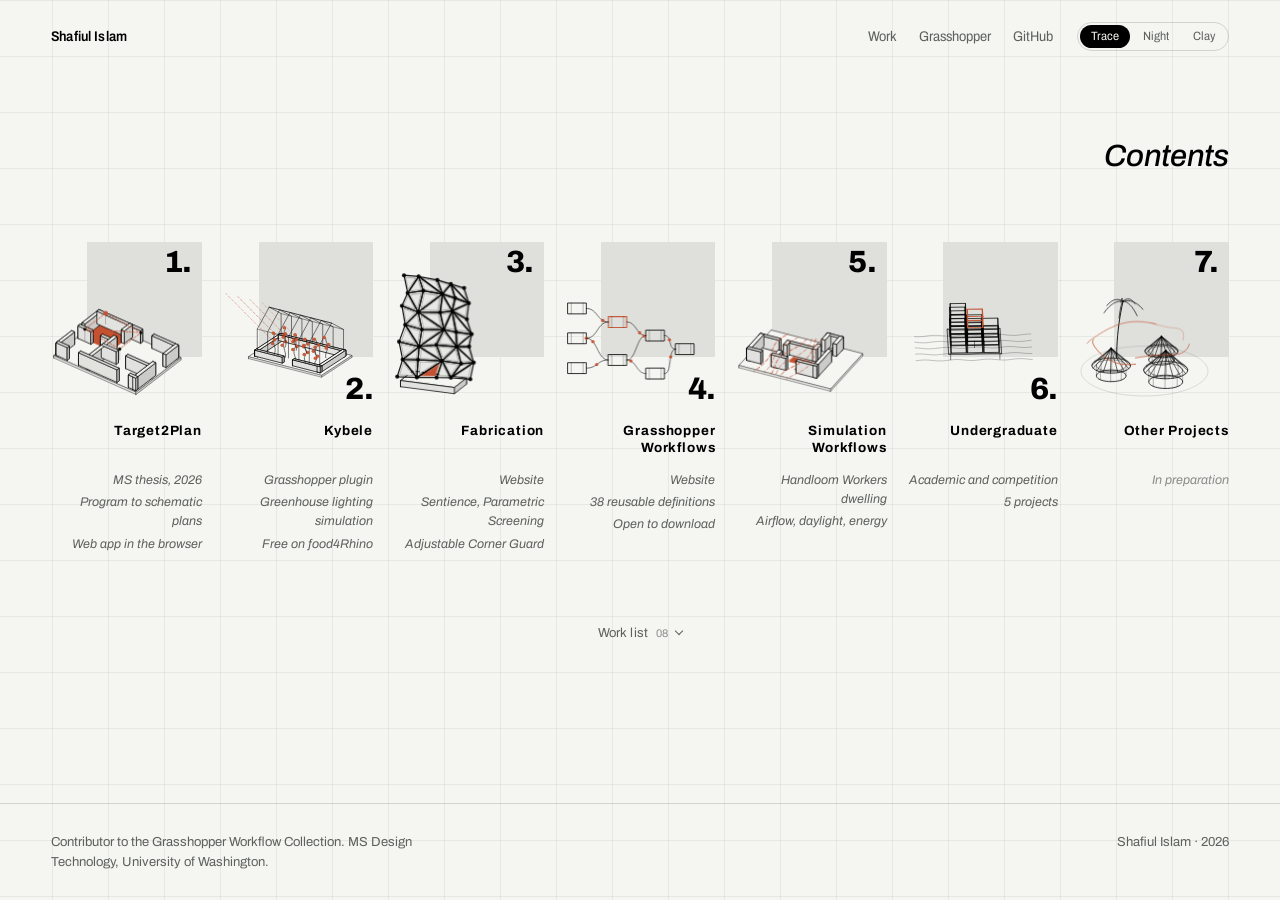
<file: index.html>
<!doctype html>
<html lang="en">
<head>
  <meta charset="utf-8">
  <meta name="viewport" content="width=device-width, initial-scale=1">
  <title>Shafiul Islam</title>
  <meta name="description" content="Architecture, visualization and computational design by Shafiul Islam.">
  <link rel="icon" href="assets/favicon.svg" type="image/svg+xml">
  <link rel="preconnect" href="https://fonts.googleapis.com">
  <link rel="preconnect" href="https://fonts.gstatic.com" crossorigin>
  <script src="themes/themes.js?v=21"></script>
  <link rel="stylesheet" href="assets/site.css?v=21">
</head>
<body class="page-home">
  <header class="top" data-top></header>
  <main>
    <section class="shelf" data-shelf></section>
    <section class="contents" data-contents hidden></section>
    <section class="index" id="index" data-index></section>
  </main>
  <footer class="foot" data-foot></footer>
  <script src="assets/core.js?v=21"></script>
  <script src="assets/covers.js?v=21"></script>
  <script src="assets/contents.js?v=21"></script>
  <script src="assets/shelf.js?v=21"></script>
</body>
</html>
</file>
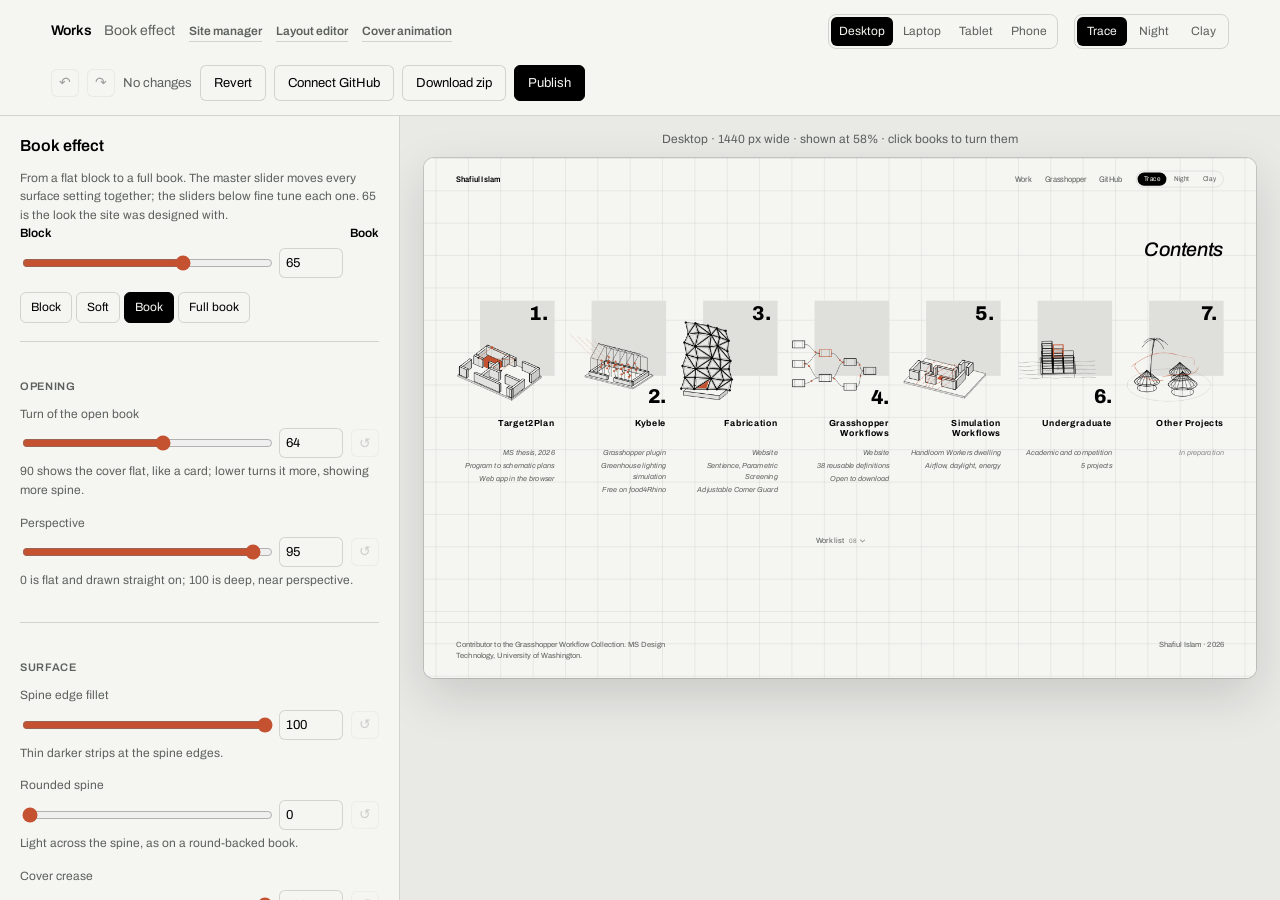
<file: book.html>
<!doctype html>
<html lang="en">
<head>
  <meta charset="utf-8">
  <meta name="viewport" content="width=device-width, initial-scale=1">
  <title>Book effect · Works</title>
  <meta name="robots" content="noindex">
  <link rel="icon" href="assets/favicon.svg" type="image/svg+xml">
  <link rel="preconnect" href="https://fonts.googleapis.com">
  <link rel="preconnect" href="https://fonts.gstatic.com" crossorigin>
  <script src="themes/themes.js?v=21"></script>
  <link rel="stylesheet" href="assets/site.css?v=21">
  <link rel="stylesheet" href="assets/manage.css?v=21">
  <link rel="stylesheet" href="assets/layout.css?v=21">
  <link rel="stylesheet" href="assets/covers-editor.css?v=21">
</head>
<body class="page-manage page-layout page-book">
  <header class="m-top">
    <div class="m-brand"><a href="index.html">Works</a><span>Book effect</span><a class="m-switch" href="manage.html">Site manager</a><a class="m-switch" href="layout.html">Layout editor</a><a class="m-switch" href="covers.html">Cover animation</a></div>
    <div class="l-devices" role="group" aria-label="Screen size" data-devices></div>
    <div class="l-devices c-themes" role="group" aria-label="Preview theme" data-themes></div>
    <div class="m-actions">
      <button type="button" class="m-icon" data-undo aria-label="Undo" title="Undo (Ctrl+Z)">&#8630;</button>
      <button type="button" class="m-icon" data-redo aria-label="Redo" title="Redo (Ctrl+Shift+Z)">&#8631;</button>
      <span class="m-status" data-status></span>
      <button type="button" class="m-btn" data-revert>Revert</button>
      <span data-gh></span>
      <button type="button" class="m-btn" data-download>Download zip</button>
      <button type="button" class="m-btn m-primary" data-publish>Publish</button>
    </div>
  </header>
  <div class="l-layout">
    <aside class="l-side" data-side><p class="m-muted">Loading.</p></aside>
    <section class="l-stage" data-stage>
      <div class="l-device-label" data-device-label></div>
      <div class="l-frame" data-frame><iframe title="Front page preview" data-preview></iframe></div>
    </section>
  </div>
  <script src="assets/core.js?v=21"></script>
  <script src="assets/zip.js?v=21"></script>
  <script src="assets/github.js?v=21"></script>
  <script src="assets/book-editor.js?v=21"></script>
</body>
</html>
</file>
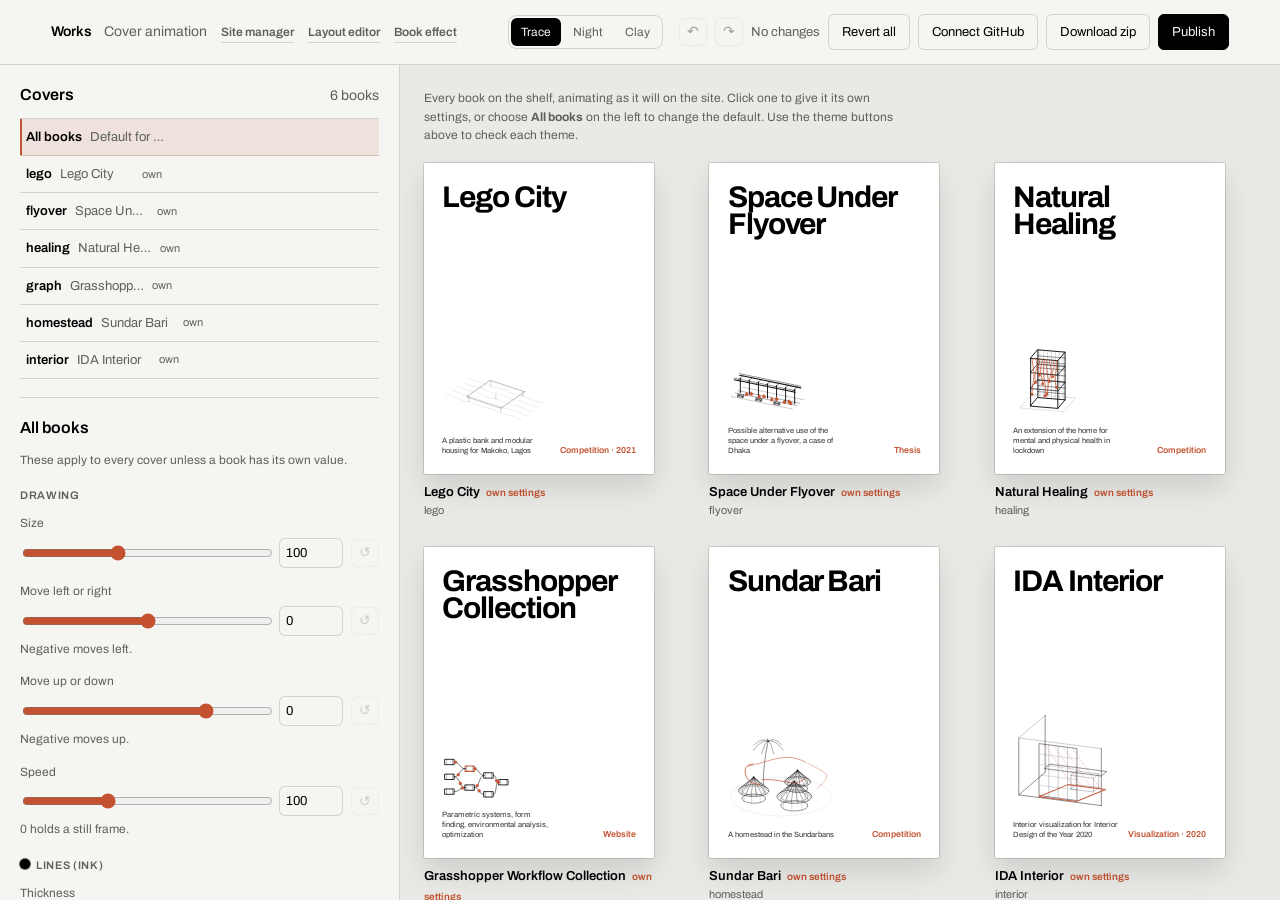
<file: covers.html>
<!doctype html>
<html lang="en">
<head>
  <meta charset="utf-8">
  <meta name="viewport" content="width=device-width, initial-scale=1">
  <title>Cover animation · Works</title>
  <meta name="robots" content="noindex">
  <link rel="icon" href="assets/favicon.svg" type="image/svg+xml">
  <link rel="preconnect" href="https://fonts.googleapis.com">
  <link rel="preconnect" href="https://fonts.gstatic.com" crossorigin>
  <script src="themes/themes.js?v=21"></script>
  <link rel="stylesheet" href="assets/site.css?v=21">
  <link rel="stylesheet" href="assets/manage.css?v=21">
  <link rel="stylesheet" href="assets/layout.css?v=21">
  <link rel="stylesheet" href="assets/covers-editor.css?v=21">
</head>
<body class="page-manage page-layout page-covers">
  <header class="m-top">
    <div class="m-brand"><a href="index.html">Works</a><span>Cover animation</span><a class="m-switch" href="manage.html">Site manager</a><a class="m-switch" href="layout.html">Layout editor</a><a class="m-switch" href="book.html">Book effect</a></div>
    <div class="l-devices c-themes" role="group" aria-label="Preview theme" data-themes></div>
    <div class="m-actions">
      <button type="button" class="m-icon" data-undo aria-label="Undo" title="Undo (Ctrl+Z)">&#8630;</button>
      <button type="button" class="m-icon" data-redo aria-label="Redo" title="Redo (Ctrl+Shift+Z)">&#8631;</button>
      <span class="m-status" data-status></span>
      <button type="button" class="m-btn" data-revert>Revert all</button>
      <span data-gh></span>
      <button type="button" class="m-btn" data-download>Download zip</button>
      <button type="button" class="m-btn m-primary" data-publish>Publish</button>
    </div>
  </header>
  <div class="l-layout">
    <aside class="l-side" data-side><p class="m-muted">Loading.</p></aside>
    <section class="c-stage" data-stage></section>
  </div>
  <script src="assets/core.js?v=21"></script>
  <script src="assets/covers.js?v=21"></script>
  <script src="assets/zip.js?v=21"></script>
  <script src="assets/github.js?v=21"></script>
  <script src="assets/covers-editor.js?v=21"></script>
</body>
</html>
</file>
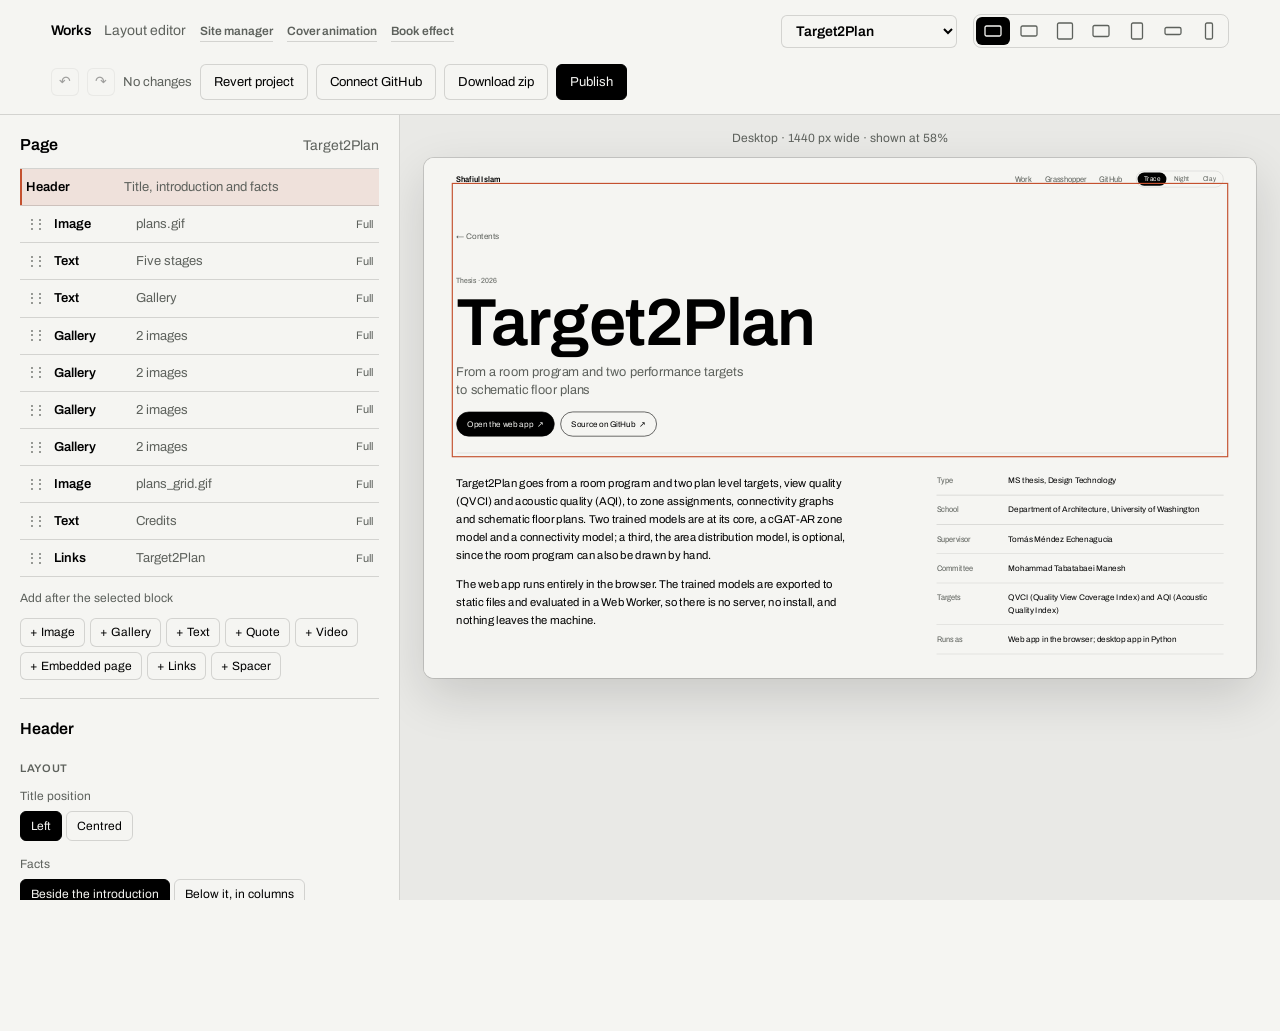
<file: layout.html>
<!doctype html>
<html lang="en">
<head>
  <meta charset="utf-8">
  <meta name="viewport" content="width=device-width, initial-scale=1">
  <title>Layout editor · Works</title>
  <meta name="robots" content="noindex">
  <link rel="icon" href="assets/favicon.svg" type="image/svg+xml">
  <link rel="preconnect" href="https://fonts.googleapis.com">
  <link rel="preconnect" href="https://fonts.gstatic.com" crossorigin>
  <script src="themes/themes.js?v=21"></script>
  <link rel="stylesheet" href="assets/site.css?v=21">
  <link rel="stylesheet" href="assets/manage.css?v=21">
  <link rel="stylesheet" href="assets/layout.css?v=21">
</head>
<body class="page-manage page-layout">
  <header class="m-top">
    <div class="m-brand"><a href="index.html">Works</a><span>Layout editor</span><a class="m-switch" href="manage.html">Site manager</a><a class="m-switch" href="covers.html">Cover animation</a><a class="m-switch" href="book.html">Book effect</a></div>
    <label class="l-pick"><span class="visually-hidden">Project</span><select data-project-pick></select></label>
    <div class="l-devices" role="group" aria-label="Screen size" data-devices></div>
    <div class="m-actions">
      <button type="button" class="m-icon" data-undo aria-label="Undo" title="Undo (Ctrl+Z)">&#8630;</button>
      <button type="button" class="m-icon" data-redo aria-label="Redo" title="Redo (Ctrl+Shift+Z)">&#8631;</button>
      <span class="m-status" data-status></span>
      <button type="button" class="m-btn" data-revert>Revert project</button>
      <span data-gh></span>
      <button type="button" class="m-btn" data-download>Download zip</button>
      <button type="button" class="m-btn m-primary" data-publish>Publish</button>
    </div>
  </header>
  <div class="l-layout">
    <aside class="l-side" data-side><p class="m-muted">Loading.</p></aside>
    <section class="l-stage" data-stage>
      <div class="l-device-label" data-device-label></div>
      <div class="l-frame" data-frame><iframe title="Project page preview" data-preview></iframe></div>
    </section>
  </div>
  <script src="assets/core.js?v=21"></script>
  <script src="assets/zip.js?v=21"></script>
  <script src="assets/github.js?v=21"></script>
  <script src="assets/layout.js?v=21"></script>
</body>
</html>
</file>
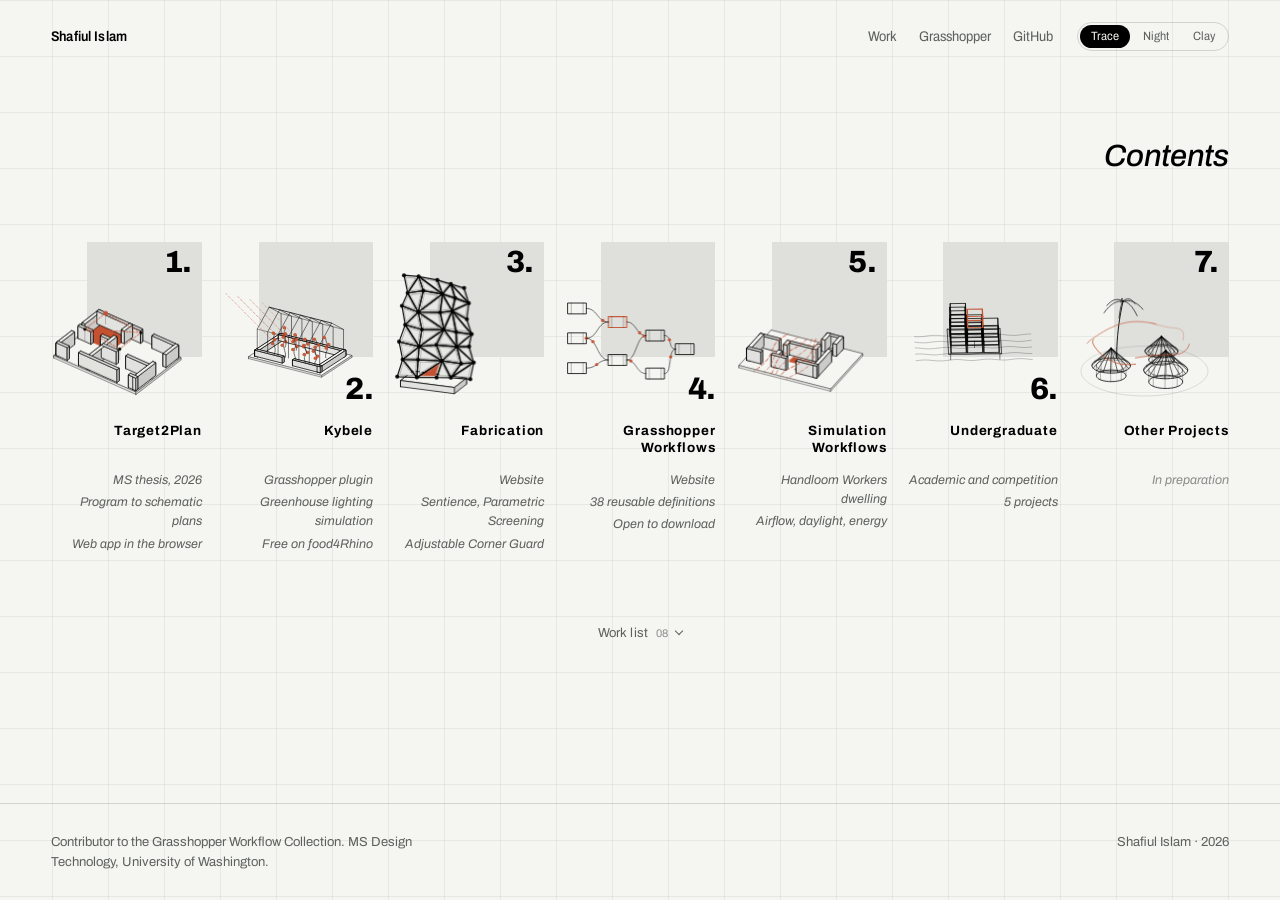
<file: project.html>
<!doctype html>
<html lang="en">
<head>
  <meta charset="utf-8">
  <meta name="viewport" content="width=device-width, initial-scale=1">
  <title>Project · Shafiul Islam</title>
  <link rel="icon" href="assets/favicon.svg" type="image/svg+xml">
  <link rel="preconnect" href="https://fonts.googleapis.com">
  <link rel="preconnect" href="https://fonts.gstatic.com" crossorigin>
  <script src="themes/themes.js?v=21"></script>
  <link rel="stylesheet" href="assets/site.css?v=21">
</head>
<body class="page-project">
  <header class="top" data-top></header>
  <main class="project" data-project></main>
  <footer class="foot" data-foot></footer>
  <script src="assets/core.js?v=21"></script>
  <script src="assets/project.js?v=21"></script>
</body>
</html>
</file>
<file: assets/site.css>
/* Layout and motion only. Every color and typeface comes from the active
   theme in themes/*.css, so this file never needs to change for a new look. */

:root {
  --gutter: clamp(16px, 4vw, 56px);
  --book-h: clamp(220px, min(48vh, 52vw), 440px);
  --spine-ratio: 0.155;
  --cover-ratio: 0.74;
  --cover-art-w: 0.46;      /* width of the drawing box on a cover, as a share of the cover width */
  --cover-art-scale: 1;      /* size of the drawing inside that box */
  --open-angle: 64;          /* how far the open book turns toward you, degrees */
  --spine-w: calc(var(--book-h) * var(--spine-ratio));
  --cover-w: calc(var(--book-h) * var(--cover-ratio));
  --shelf-gap: calc(var(--book-h) * 0.04);
  --dur: 0.9s;
  --ease: cubic-bezier(0.65, 0, 0.25, 1);
}

* { box-sizing: border-box; }
html { -webkit-text-size-adjust: 100%; }
body {
  margin: 0;
  background: var(--bg);
  color: var(--ink);
  font-family: var(--font-body);
  font-size: 16px;
  line-height: 1.55;
  -webkit-font-smoothing: antialiased;
  min-height: 100vh;
  display: flex;
  flex-direction: column;
}
main { flex: 1; }
a { color: inherit; text-decoration: none; }
a:focus-visible, button:focus-visible, .stage:focus-visible { outline: 2px solid var(--accent); outline-offset: 3px; }
img { max-width: 100%; display: block; }
button { font: inherit; color: inherit; }

/* ---------- header and footer ---------- */
.top {
  display: flex; flex-wrap: wrap; justify-content: flex-end; align-items: center;
  gap: 6px 24px; padding: 22px var(--gutter) 0; font-size: 14px; font-stretch: 90%;
}
.top-name { font-weight: 600; letter-spacing: 0.01em; margin-right: auto; }
.top-nav { display: flex; gap: 22px; color: var(--ink-2); }
.top-nav a:hover, .top-nav a:focus-visible { color: var(--ink); }

.foot {
  display: flex; flex-wrap: wrap; justify-content: space-between; gap: 12px 40px;
  padding: 28px var(--gutter) 28px; margin-top: 56px; border-top: 1px solid var(--rule);
  font-size: 13px; color: var(--ink-2);
}
.foot p { margin: 0; max-width: 60ch; }

.load-error { padding: 80px var(--gutter); color: var(--ink-2); }
.load-error a { text-decoration: underline; }

/* ---------- shelf ---------- */
.shelf { padding: clamp(56px, 12vh, 140px) 0 0; overflow: hidden; }
/* Book effect. Every value below can be changed with the book effect editor
   (book.html), which writes site.json "book"; shelf.js sets them on .shelf. */
.shelf {
  --spine-w: calc(var(--book-h) * var(--spine-ratio) * var(--spine-k, 1));
  --cover-w: calc(var(--book-h) * var(--cover-ratio));
  --shelf-gap: calc(var(--book-h) * var(--gap-k, 0.04));
}
.stage {
  position: relative; height: calc(var(--book-h) + 60px); padding-top: 20px;
  touch-action: pan-y; user-select: none; -webkit-user-select: none;
}
.track {
  display: flex; align-items: flex-start; gap: var(--shelf-gap);
  height: var(--book-h); width: max-content;
  transition: transform var(--dur) var(--ease);
  will-change: transform;
}
.track.no-anim, .track.no-anim * { transition: none !important; }
.probe { position: absolute; visibility: hidden; width: var(--spine-w); height: var(--book-h); pointer-events: none; }

.book {
  --spine-bg: var(--tone-light-bg); --spine-ink: var(--tone-light-ink);
  position: relative; flex: none; display: block;
  width: var(--spine-w); height: var(--book-h);
  perspective: calc(var(--book-h) * var(--persp-k, 4.2));
  perspective-origin: 50% 50%;
  transition: width var(--dur) var(--ease), transform 0.35s ease;
  cursor: pointer;
  -webkit-tap-highlight-color: transparent;
}
.book.tone-mid    { --spine-bg: var(--tone-mid-bg);    --spine-ink: var(--tone-mid-ink); }
.book.tone-dark   { --spine-bg: var(--tone-dark-bg);   --spine-ink: var(--tone-dark-ink); }
.book.tone-accent { --spine-bg: var(--tone-accent-bg); --spine-ink: var(--tone-accent-ink); }
.book.is-active { width: var(--open-w, calc(var(--spine-w) * 0.31 + var(--cover-w) * 0.95)); cursor: pointer; }
.book:not(.is-active):hover { transform: translateY(calc(var(--lift, 8) * -1px)); }

.book-3d {
  position: absolute; left: 0; top: 0; width: var(--spine-w); height: 100%;
  transform-style: preserve-3d; transform-origin: 100% 50%;
  transition: transform var(--dur) var(--ease);
}
.book.is-active .book-3d {
  transform: translateX(var(--open-shift, 0px)) rotateY(calc(var(--open-angle) * -1deg));
}
.face { position: absolute; top: 0; height: 100%; backface-visibility: hidden; -webkit-backface-visibility: hidden; overflow: hidden; }
.spine {
  left: 0; width: 100%;
  background: var(--spine-bg); color: var(--spine-ink);
  display: flex; flex-direction: column; align-items: center; justify-content: space-between;
  padding: calc(var(--spine-w) * 0.38) 0 calc(var(--spine-w) * 0.3);
}
.spine { border-radius: calc(var(--radius, 0) * 1px) 0 0 calc(var(--radius, 0) * 1px); }
.spine::after { content: ""; position: absolute; inset: 0; background: var(--spine-shade); pointer-events: none; opacity: var(--edge, 1); }
/* rounded spine: a cylinder of light across the spine */
.spine::before {
  content: ""; position: absolute; inset: 0; pointer-events: none; opacity: var(--curve, 0);
  background: linear-gradient(90deg, rgba(0,0,0,.38), rgba(255,255,255,.22) 28%, rgba(255,255,255,0) 52%, rgba(0,0,0,.08) 78%, rgba(0,0,0,.34));
}
.spine-title, .spine-foot {
  writing-mode: vertical-rl; font-family: var(--font-spine); font-weight: var(--spine-weight);
  font-stretch: var(--spine-stretch); text-transform: var(--spine-case);
  white-space: nowrap; overflow: hidden; text-overflow: ellipsis;
  max-height: 78%; line-height: 1;
}
.spine-title { font-size: calc(var(--spine-w) * 0.34); letter-spacing: 0.01em; }
.spine-foot { font-size: calc(var(--spine-w) * 0.22); opacity: 0.7; font-weight: 400; }
.cover {
  left: 100%; width: var(--cover-w);
  transform-origin: 0 50%; transform: rotateY(90deg);
  background: var(--cover-bg);
  border-radius: 0 calc(var(--radius, 0) * 1px) calc(var(--radius, 0) * 1px) 0;
}
/* soft floor shadow under the open book */
.book::after {
  content: ""; position: absolute; left: 4%; right: 2%; bottom: -14px; height: 22px;
  border-radius: 50%; background: radial-gradient(closest-side, var(--floor-shadow, rgba(0,0,0,.45)), transparent);
  opacity: 0; transition: opacity var(--dur) var(--ease); pointer-events: none; filter: blur(4px);
}
.book.is-active::after { opacity: var(--shadow, 1); }
.cover img { width: 100%; height: 100%; object-fit: cover; pointer-events: none; }
.cover::after {
  content: ""; position: absolute; inset: 0; pointer-events: none; opacity: var(--crease, 1);
  background: linear-gradient(90deg, rgba(0,0,0,.18), rgba(255,255,255,.08) 2.5%, rgba(0,0,0,0) 6%);
}

/* typographic cover, for entries without an image */
.type-cover {
  position: absolute; inset: 0; display: flex; flex-direction: column;
  padding: calc(var(--cover-w) * 0.09); background: var(--cover-bg); color: var(--cover-ink);
}
.type-cover-title {
  font-family: var(--cover-font, var(--font-body)); font-weight: 700; font-stretch: 100%;
  font-size: calc(var(--cover-w) * 0.13); line-height: 0.92; letter-spacing: -0.035em;
}
.type-cover-note { margin-top: auto; font-size: calc(var(--cover-w) * 0.045); line-height: 1.35; max-width: 85%; }
.type-cover-author { margin-top: 12px; font-size: calc(var(--cover-w) * 0.045); color: var(--cover-accent); font-weight: 600; }

/* drawn cover: title, live line drawing, footer */
.art-cover {
  position: absolute; inset: 0; display: flex; flex-direction: column;
  padding: calc(var(--cover-w) * 0.09) calc(var(--cover-w) * 0.08) calc(var(--cover-w) * 0.07);
  background: var(--cover-bg); color: var(--cover-ink);
}
.ac-title {
  font-family: var(--cover-font, var(--font-body)); font-weight: 700;
  font-size: calc(var(--cover-w) * 0.13); line-height: 0.92; letter-spacing: -0.035em;
}
/* the drawing sits bottom left, sized to the description beneath it */
.ac-canvas {
  display: block; margin-top: auto; flex: none;
  /* size and offset come from the cover animation editor; the cover clips anything outside */
  width: min(100%, calc(var(--cover-w) * var(--cover-art-w) * var(--art-size, 1)));
  height: min(calc(var(--cover-w) * var(--cover-art-w) * var(--art-size, 1) * 0.95), calc(var(--cover-w) * 0.8));
  transform: translate(calc(var(--cover-w) * var(--art-x, 0) / 100), calc(var(--cover-w) * var(--art-y, 0) / 100));
}
.ac-foot {
  display: flex; justify-content: space-between; align-items: flex-end; align-items: last baseline; gap: 10px;
  margin-top: calc(var(--cover-w) * 0.04);
}
.ac-desc {
  flex: 0 1 56%; font-size: calc(var(--cover-w) * 0.033); line-height: 1.35; opacity: 0.8;
  display: -webkit-box; -webkit-line-clamp: 3; -webkit-box-orient: vertical; overflow: hidden;
}
.ac-tag { flex: none; font-size: calc(var(--cover-w) * 0.038); color: var(--cover-accent); font-weight: 600; white-space: nowrap; }

/* caption and controls */
.caption { text-align: center; padding: 6px var(--gutter) 0; min-height: 132px; }
.caption.in { animation: capIn 0.6s var(--ease) both; }
@keyframes capIn { from { opacity: 0; transform: translateY(6px); } to { opacity: 1; transform: none; } }
.cap-meta { font-size: 12px; color: var(--ink-2); font-stretch: 88%; letter-spacing: 0.02em; }
.cap-title {
  display: inline-block; margin-top: 6px;
  font-family: var(--title-font); font-weight: var(--title-weight); font-stretch: var(--title-stretch);
  letter-spacing: var(--title-tracking); font-size: clamp(26px, 3.2vw, 40px); line-height: 1.05;
}
.cap-sub { color: var(--ink-2); margin: 8px auto 0; max-width: 46ch; font-size: 15px; }
.cap-open { display: block; width: max-content; margin: 14px auto 0; font-size: 14px; border-bottom: 1px solid var(--rule); padding-bottom: 2px; }
.cap-open:hover, .cap-title:hover { color: var(--accent); }

.controls {
  display: flex; align-items: center; justify-content: center; gap: 14px;
  margin: 22px auto 0; font-size: 13px; color: var(--ink-2); font-stretch: 88%;
}
.ctl {
  width: 34px; height: 34px; border-radius: 50%; border: 1px solid var(--rule); background: none;
  cursor: pointer; display: inline-grid; place-items: center; font-size: 15px; line-height: 1; padding: 0;
}
.ctl:hover { border-color: currentColor; color: var(--ink); }
.ctl-play::before { content: ""; width: 9px; height: 10px; border-left: 3px solid currentColor; border-right: 3px solid currentColor; box-sizing: border-box; }
.ctl-play.is-paused::before { width: 0; height: 0; border: 0; border-left: 9px solid currentColor; border-top: 5.5px solid transparent; border-bottom: 5.5px solid transparent; margin-left: 3px; }
.count { min-width: 64px; text-align: center; font-variant-numeric: tabular-nums; }
.progress { width: 56px; height: 1px; background: var(--rule); overflow: hidden; }
.progress span { display: block; height: 100%; background: var(--ink); transform-origin: 0 50%; transform: scaleX(0); }

/* ---------- work list ---------- */
.index { padding: clamp(28px, 5vh, 56px) var(--gutter) 0; text-align: center; scroll-margin-bottom: 24px; }
.wl-toggle {
  display: inline-flex; align-items: center; gap: 8px; padding: 6px 4px; background: none; border: 0;
  font-size: 13px; color: var(--ink-2); cursor: pointer; letter-spacing: 0.01em;
}
.wl-toggle:hover, .is-open .wl-toggle { color: var(--ink); }
.wl-count { font-size: 11px; font-variant-numeric: tabular-nums; opacity: 0.7; }
.wl-chev { width: 6px; height: 6px; border-right: 1.2px solid currentColor; border-bottom: 1.2px solid currentColor; transform: translateY(-2px) rotate(45deg); transition: transform 0.3s var(--ease); }
.is-open .wl-chev { transform: translateY(1px) rotate(-135deg); }
.wl-panel { display: grid; grid-template-rows: 0fr; transition: grid-template-rows 0.45s var(--ease), opacity 0.3s; opacity: 0; }
.is-open .wl-panel { grid-template-rows: 1fr; opacity: 1; }
.wl-inner { overflow: hidden; }
.wl-list { list-style: none; margin: 10px auto 0; padding: 0; max-width: 560px; text-align: left; border-top: 1px solid var(--rule); }
.wl-list a {
  display: grid; grid-template-columns: 28px 1fr auto 40px; gap: 12px; align-items: baseline;
  padding: 9px 2px; border-bottom: 1px solid var(--rule); font-size: 13px; transition: color 0.2s;
}
.wl-list a:hover, .wl-list a:focus-visible { color: var(--accent); }
.wl-n, .wl-c, .wl-y { font-size: 11px; color: var(--ink-2); font-variant-numeric: tabular-nums; }
.wl-t { font-weight: 500; }
.wl-y { text-align: right; }

/* ---------- project page ---------- */
.project { padding: 0 var(--gutter); max-width: 1680px; margin: 0 auto; width: 100%; }
.p-head { padding: clamp(40px, 8vh, 96px) 0 28px; }
.p-back { font-size: 14px; color: var(--ink-2); }
.p-back:hover { color: var(--ink); }
.p-kicker { margin-top: clamp(28px, 6vh, 64px); font-size: 13px; color: var(--ink-2); font-stretch: 88%; }
.p-title {
  margin: 8px 0 0; font-family: var(--title-font); font-weight: var(--title-weight);
  font-stretch: var(--title-stretch); letter-spacing: var(--title-tracking);
  font-size: clamp(44px, 8vw, 120px); line-height: 0.95;
}
.p-sub { margin: 18px 0 0; font-size: clamp(17px, 1.6vw, 22px); color: var(--ink-2); max-width: 40ch; line-height: 1.35; }
.p-lede {
  display: grid; grid-template-columns: minmax(0, 1.5fr) minmax(0, 1fr); gap: clamp(28px, 6vw, 96px);
  padding: 36px 0 clamp(48px, 8vh, 96px); border-top: 1px solid var(--rule);
}
.prose { font-size: 17px; line-height: 1.6; max-width: 62ch; }
.prose p { margin: 0 0 1em; }
.prose p:last-child { margin-bottom: 0; }
.prose a { text-decoration: underline; text-decoration-color: var(--rule); text-underline-offset: 3px; }
.p-intro { font-size: clamp(17px, 1.35vw, 20px); }
.p-meta { margin: 0; display: grid; gap: 14px; align-content: start; font-size: 14px; }
.p-meta div { display: grid; grid-template-columns: 112px 1fr; gap: 12px; padding-bottom: 14px; border-bottom: 1px solid var(--rule); }
.p-meta dt { color: var(--ink-2); font-stretch: 88%; }
.p-meta dd { margin: 0; }
@media (max-width: 860px) { .p-lede { grid-template-columns: 1fr; } }

/* Blocks on a 12 column grid. Widths are fixed options (see project.js), and
   the page adapts by itself: half screen and tablet widen narrow blocks,
   phones stack everything. */
.p-blocks { container: blocks / inline-size; }
.p-row {
  display: grid; grid-template-columns: repeat(12, minmax(0, 1fr));
  column-gap: clamp(16px, 2.4vw, 40px); row-gap: clamp(28px, 5vh, 56px); align-items: start;
  margin-top: var(--space, clamp(40px, 7vh, 88px));
}
.p-row:first-child { margin-top: 0; }
.p-cell { grid-column: var(--cs, auto) / span var(--sp, 12); align-self: var(--va, start); min-width: 0; container-type: inline-size; }
.p-cell > .w-wide, .p-cell > .w-text { width: 100%; }
@container blocks (max-width: 1000px) {
  .p-cell { grid-column: var(--cs-m, auto) / span var(--sp-m, 12); }
}
@container blocks (max-width: 620px) {
  .p-cell { grid-column: 1 / -1; }
  .p-row { row-gap: 28px; margin-top: min(var(--space, 48px), 56px); }
  .p-row:first-child { margin-top: 0; }
}
.p-blocks figure { margin: 0; }
.p-blocks figcaption, .blk-caption { margin: 10px 0 0; font-size: 13px; color: var(--ink-2); }
.w-full { width: 100%; }
.w-wide { width: min(100%, 1200px); }
.w-text { width: min(100%, 760px); }
.zoom { display: block; cursor: zoom-in; }
.blk-image img, .blk-gallery img { width: 100%; height: auto; background: var(--rule); }
.blk-gallery { display: grid; grid-template-columns: repeat(var(--cols), minmax(0, 1fr)); gap: clamp(12px, 2vw, 28px); }
@media (max-width: 640px) { .blk-gallery { grid-template-columns: 1fr; } }
.blk-text, .blk-links { display: grid; grid-template-columns: minmax(0, 1fr) minmax(0, 2fr); gap: clamp(20px, 5vw, 80px); }
.blk-text h2, .blk-links h2 {
  margin: 0; font-family: var(--title-font); font-weight: var(--title-weight); font-stretch: var(--title-stretch);
  letter-spacing: var(--title-tracking); font-size: clamp(24px, 2.4vw, 34px); line-height: 1.1;
}
.blk-links ul { list-style: none; margin: 0; padding: 0; border-top: 1px solid var(--rule); }
.blk-links li a { display: block; padding: 12px 0; border-bottom: 1px solid var(--rule); }
.blk-links li a:hover { color: var(--accent); }
/* heading beside the text only when the block is wide enough */
@container (max-width: 640px) { .blk-text, .blk-links { grid-template-columns: 1fr; } }
.blk-text.is-stacked { grid-template-columns: 1fr; gap: 14px; }
/* text sizes: fixed steps that scale gently with the screen, so small stays readable on phones and large never overflows */
.blk-text.size-xsmall .prose { font-size: 13px; line-height: 1.55; }
.blk-text.size-small .prose { font-size: 15px; line-height: 1.55; }
.blk-text.size-large .prose { font-size: clamp(19px, 1.7vw, 24px); line-height: 1.5; }
.blk-text.size-xlarge .prose { font-size: clamp(22px, 2.5vw, 34px); line-height: 1.35; letter-spacing: -0.01em; max-width: 40ch; }
/* paragraph alignment */
.blk-text.align-center { text-align: center; justify-items: center; }
.blk-text.align-center .prose { margin: 0 auto; }
.blk-text.align-right .prose, .p-lede.align-right .p-intro { text-align: right; margin-left: auto; }
.blk-text.align-right.is-stacked { justify-items: end; text-align: right; }
.blk-text.align-justify .prose, .p-lede.align-justify .p-intro { text-align: justify; hyphens: auto; -webkit-hyphens: auto; }
.p-lede.align-center .p-intro { text-align: center; margin-left: auto; margin-right: auto; }
/* justified text in a narrow column leaves gaps between words, so it falls back to left */
@container (max-width: 420px) { .blk-text.align-justify .prose { text-align: left; } }
@media (max-width: 480px) { .p-lede.align-justify .p-intro { text-align: left; } }

/* project header options */
.p-head.is-center { text-align: center; }
.p-head.is-center .p-sub { margin-left: auto; margin-right: auto; }
.p-lede.facts-below { grid-template-columns: minmax(0, 1fr); }
.p-lede.facts-below .p-meta { grid-template-columns: repeat(auto-fill, minmax(min(220px, 100%), 1fr)); gap: 0 28px; max-width: 980px; }
.p-lede.intro-xsmall .p-intro { font-size: 14px; }
.p-lede.intro-small .p-intro { font-size: 16px; }
.p-lede.intro-large .p-intro { font-size: clamp(20px, 1.8vw, 26px); line-height: 1.45; max-width: 46ch; }
.p-lede.intro-xlarge .p-intro { font-size: clamp(24px, 2.6vw, 36px); line-height: 1.35; letter-spacing: -0.01em; max-width: 38ch; }

/* in the layout editor's preview */
.is-preview [data-block] { cursor: pointer; outline: 1px dashed transparent; outline-offset: 6px; transition: outline-color 0.15s; }
.is-preview [data-block]:hover { outline-color: var(--accent); }
.is-preview [data-block].is-selected { outline: 2px solid var(--accent); }
.blk-quote { margin: 0 auto; max-width: 30ch; text-align: center; }
.blk-quote p { font-family: var(--title-font); font-size: clamp(26px, 3vw, 40px); line-height: 1.2; margin: 0; }
.blk-quote cite { display: block; margin-top: 14px; font-style: normal; font-size: 14px; color: var(--ink-2); }
.blk-video video { width: 100%; display: block; background: #000; }
.frame { position: relative; width: 100%; background: var(--rule); }
.frame iframe { position: absolute; inset: 0; width: 100%; height: 100%; border: 0; }
.blk-spacer { height: 1px; }

.p-next {
  display: grid; grid-template-columns: 1fr 1fr; gap: 24px;
  margin-top: clamp(72px, 12vh, 140px); border-top: 1px solid var(--rule);
}
.pager { display: block; padding: 28px 0 8px; }
.pager-next { text-align: right; }
.pager-label { display: block; font-size: 13px; color: var(--ink-2); }
.pager-title {
  display: block; margin-top: 6px; font-family: var(--title-font); font-weight: var(--title-weight);
  font-stretch: var(--title-stretch); letter-spacing: var(--title-tracking); font-size: clamp(22px, 3vw, 40px); line-height: 1.1;
}
.pager:hover .pager-title { color: var(--accent); }

/* in-site view of an external website */
.is-embed .foot { display: none; }
.p-head-embed { display: flex; flex-wrap: wrap; align-items: baseline; gap: 10px 28px; padding: 18px 0; }
.p-title-sm { font-size: 22px; margin: 0; }
.p-out { margin-left: auto; font-size: 14px; color: var(--ink-2); }
.embed-full { display: block; width: 100%; height: calc(100vh - 120px); border: 1px solid var(--rule); background: #fff; }

/* lightbox */
.lightbox { position: fixed; inset: 0; z-index: 50; background: #0a0a0a; color: #f2f2ee; }
.lightbox[hidden] { display: none; }
.lb-open { overflow: hidden; }
.lb-scroll { position: absolute; inset: 0; overflow: auto; display: grid; place-items: center; padding: 56px 64px; }
.lb-scroll img { max-width: 100%; max-height: calc(100vh - 112px); width: auto; height: auto; cursor: zoom-in; }
.lightbox.is-full .lb-scroll { display: block; padding: 0; }
.lightbox.is-full .lb-scroll img { max-width: none; max-height: none; cursor: zoom-out; }
.lb-btn {
  position: absolute; width: 44px; height: 44px; border-radius: 50%; border: 1px solid rgba(255,255,255,.3);
  background: rgba(0,0,0,.4); color: #fff; cursor: pointer; font-size: 18px; display: grid; place-items: center; padding: 0;
}
.lb-btn:hover { border-color: #fff; }
.lb-close { top: 14px; right: 14px; font-size: 24px; }
.lb-prev { left: 14px; top: 50%; transform: translateY(-50%); }
.lb-next { right: 14px; top: 50%; transform: translateY(-50%); }
.lb-btn[hidden] { display: none; }
.lb-hint { position: absolute; bottom: 14px; left: 0; right: 0; text-align: center; font-size: 12px; opacity: 0.6; pointer-events: none; }
.lightbox.is-full .lb-hint { display: none; }

/* theme switch in the header */
.theme-switch { display: flex; gap: 2px; padding: 2px; border: 1px solid var(--rule); border-radius: 999px; font-size: 12px; }
.theme-switch button {
  background: none; border: 0; border-radius: 999px; padding: 3px 11px; cursor: pointer;
  color: var(--ink-2); line-height: 1.4; font-stretch: 90%;
}
.theme-switch button:hover { color: var(--ink); }
.theme-switch button[aria-pressed="true"] { background: var(--ink); color: var(--bg); }

.visually-hidden { position: absolute; width: 1px; height: 1px; overflow: hidden; clip: rect(0 0 0 0); white-space: nowrap; }

/* phones */
@media (max-width: 600px) {
  :root { --book-h: clamp(200px, 56vw, 300px); --spine-ratio: 0.17; }
  .top-nav { gap: 16px; }
  .caption { min-height: 150px; }
  .lb-scroll { padding: 56px 8px; }
}

/* ---------- front page, contents layout (assets/contents.js) ---------- */
/* --card-block: the block behind each drawing; themes may set it, otherwise a light grey from the theme ink */
.contents { padding: clamp(40px, 9vh, 110px) var(--gutter) 0; }
/* the faint drafting grid covers the whole page in this layout */
body.front-contents {
  --ct-grid: color-mix(in srgb, var(--ink) 6%, transparent);
  background-image: linear-gradient(var(--ct-grid) 1px, transparent 1px), linear-gradient(90deg, var(--ct-grid) 1px, transparent 1px);
  background-size: 56px 56px; background-position: center top;
}
.contents[hidden] { display: none; }
.ct-wrap { max-width: 1560px; margin: 0 auto; }
.ct-head { margin: 0 0 clamp(32px, 7vh, 80px); text-align: right; font-weight: 500; font-style: italic; font-size: clamp(22px, 2.4vw, 34px); letter-spacing: -0.01em; }
.ct-back { display: inline-block; font-size: 13px; color: var(--ink-2); margin-bottom: 8px; }
.ct-back:hover { color: var(--accent); }
.ct-back + .ct-head { margin-top: -28px; }
.ct-grid { display: grid; grid-template-columns: repeat(7, minmax(0, 1fr)); gap: clamp(28px, 4vh, 48px) clamp(14px, 1.6vw, 28px); }
.ct-grid:has(> :nth-child(5):last-child), .ct-grid:has(> :nth-child(4):last-child) { grid-template-columns: repeat(auto-fit, minmax(0, 220px)); justify-content: end; }
@media (max-width: 1180px) { .ct-grid { grid-template-columns: repeat(4, minmax(0, 1fr)); } }
@media (max-width: 760px) { .ct-grid { grid-template-columns: repeat(2, minmax(0, 1fr)); } }

.ct-card { display: flex; flex-direction: column; color: inherit; text-decoration: none; min-width: 0; }
.ct-fig { position: relative; display: block; aspect-ratio: 1 / 1.08; margin-bottom: 18px; }
.ct-block {
  position: absolute; right: 0; top: 0; width: 76%; aspect-ratio: 1; background: var(--card-block, color-mix(in srgb, var(--ink) 9%, var(--bg)));
  transition: transform 0.35s ease, background-color 0.35s ease;
}
.ct-num { position: absolute; right: 7%; top: 3%; font-weight: 800; font-size: clamp(22px, 2.4vw, 38px); line-height: 1; letter-spacing: -0.02em; }
.ct-card.is-even .ct-num { top: auto; bottom: 0; right: 0; }
/* drawn in the page ink (the shelf covers use the cover ink, which is dark in every theme) */
.ct-canvas { position: absolute; left: 0; bottom: 4%; width: 88%; height: 80%; --cover-art-scale: 1; --cover-ink: var(--ink); --cover-paper: var(--bg); }
.ct-card.is-even .ct-canvas { bottom: 14%; }
.ct-title { display: block; text-align: right; font-weight: 700; letter-spacing: 0.06em; font-size: clamp(13px, 1.05vw, 16px); line-height: 1.25; min-height: 2.5em; }
.ct-lines { display: flex; flex-direction: column; align-items: flex-end; gap: 3px; margin-top: 14px; font-style: italic; font-size: 12.5px; color: var(--ink-2); text-align: right; }
a.ct-card:hover .ct-block, a.ct-card:focus-visible .ct-block { transform: translate(4px, -4px); background: color-mix(in srgb, var(--ink) 14%, var(--bg)); }
a.ct-card:hover .ct-title, a.ct-card:focus-visible .ct-title { color: var(--accent); }
a.ct-card:focus-visible { outline: 2px solid var(--accent); outline-offset: 6px; }
.ct-card.is-soon { cursor: default; }
.ct-card.is-soon .ct-lines { opacity: 0.7; }
.front-contents .index { padding-top: clamp(40px, 7vh, 72px); }
@media (prefers-reduced-motion: reduce) { .ct-block { transition: none; } }

/* project header buttons (project.json "actions") */
.p-actions { display: flex; flex-wrap: wrap; gap: 10px; margin: 22px 0 0; }
.p-head.is-center .p-actions { justify-content: center; }
.p-action { display: inline-flex; align-items: center; gap: 6px; padding: 10px 18px; border: 1px solid var(--ink); border-radius: 999px; font-size: 14px; color: var(--ink); text-decoration: none; transition: background-color 0.2s, color 0.2s; }
.p-action.is-main { background: var(--ink); color: var(--bg); }
.p-action:hover { background: var(--accent); border-color: var(--accent); color: #fff; }
.p-action:focus-visible { outline: 2px solid var(--accent); outline-offset: 2px; }

/* image and gallery blocks with "blend": true: white in the image takes the page colour, no frame.
   Light themes multiply; dark themes keep the image as it is (white would turn black otherwise). */
.is-blend img, .blk-image.is-blend img { background: none; mix-blend-mode: var(--img-blend, multiply); }
</file>
<file: assets/manage.css>
/* Site manager. Uses the active theme's tokens, so it matches the site. */
.page-manage { font-size: 14px; }
.page-manage .foot { display: none; }
.page-manage code { font-size: 12px; background: var(--rule); padding: 1px 5px; border-radius: 3px; }

.m-top {
  position: sticky; top: 0; z-index: 20; display: flex; align-items: center; gap: 16px; flex-wrap: wrap;
  padding: 14px var(--gutter); background: var(--bg); border-bottom: 1px solid var(--rule);
}
.m-brand { display: flex; align-items: baseline; gap: 12px; margin-right: auto; }
.m-brand a { font-weight: 600; }
.m-brand span { color: var(--ink-2); }
.m-brand .m-switch { font-size: 12px; margin-left: 2px; color: var(--ink-2); border-bottom: 1px solid var(--rule); }
.m-brand .m-switch:hover { color: var(--accent); }
.m-status { font-size: 13px; color: var(--ink-2); }
.m-status.has-changes { color: var(--accent); font-weight: 600; }
.m-actions { display: flex; gap: 8px; flex-wrap: wrap; align-items: center; }

.m-banner {
  display: flex; align-items: center; gap: 12px; flex-wrap: wrap; padding: 12px var(--gutter);
  background: color-mix(in srgb, var(--accent) 12%, var(--bg)); border-bottom: 1px solid var(--rule);
}
.m-banner span { margin-right: auto; }
.m-banner[hidden] { display: none; }

.m-layout { display: grid; grid-template-columns: 190px minmax(0, 1fr); gap: 32px; padding: 28px var(--gutter) 80px; max-width: 1280px; }
.m-nav { display: flex; flex-direction: column; gap: 2px; position: sticky; top: 80px; align-self: start; }
.m-nav button {
  text-align: left; background: none; border: 0; padding: 9px 12px; border-radius: 6px; cursor: pointer; color: var(--ink-2); font-size: 14px;
}
.m-nav button:hover { color: var(--ink); background: var(--rule); }
.m-nav button[aria-current="page"] { color: var(--ink); background: var(--rule); font-weight: 600; }
.m-nav button[data-count]:not([data-count=""])::after { content: attr(data-count); margin-left: 8px; font-size: 11px; color: var(--bg); background: var(--accent); border-radius: 999px; padding: 1px 7px; }
@media (max-width: 820px) {
  .m-layout { grid-template-columns: 1fr; gap: 16px; }
  .m-nav { flex-direction: row; flex-wrap: wrap; position: static; }
}

.m-head { display: flex; align-items: flex-start; justify-content: space-between; gap: 20px; margin-bottom: 20px; flex-wrap: wrap; }
.m-head h1 { margin: 0; font-size: 26px; font-weight: 600; letter-spacing: -0.01em; }
.m-head p { margin: 6px 0 0; max-width: 62ch; }
.m-head-btns { display: flex; gap: 8px; flex-wrap: wrap; }
.m-h2 { font-size: 16px; font-weight: 600; margin: 36px 0 10px; }
.m-muted, .m-hint { color: var(--ink-2); }
.m-hint { font-size: 12px; margin: 4px 0 0; display: block; }
.m-empty { padding: 28px; text-align: center; color: var(--ink-2); border: 1px dashed var(--rule); border-radius: 8px; }
.m-error { color: var(--accent); }
.m-warn-text { color: var(--accent); }

/* buttons */
.m-btn {
  font: inherit; font-size: 13px; padding: 7px 13px; border-radius: 6px; cursor: pointer;
  border: 1px solid var(--rule); background: var(--bg); color: var(--ink); white-space: nowrap;
}
.m-btn:hover { border-color: var(--ink-2); }
.m-btn:disabled { opacity: 0.45; cursor: not-allowed; }
.m-primary { background: var(--ink); color: var(--bg); border-color: var(--ink); }
.m-primary:hover { opacity: 0.88; border-color: var(--ink); }
.m-small { padding: 4px 9px; font-size: 12px; }
.m-big { padding: 11px 20px; font-size: 15px; }
.m-ghost-bad:hover { color: var(--accent); border-color: var(--accent); }
.m-ghost-bad[data-sure="1"] { color: var(--bg); background: var(--accent); border-color: var(--accent); }
.m-icon {
  width: 28px; height: 28px; display: inline-grid; place-items: center; padding: 0; font-size: 14px; line-height: 1;
  border: 1px solid var(--rule); border-radius: 6px; background: var(--bg); color: var(--ink); cursor: pointer;
}
.m-icon:hover { border-color: var(--ink-2); }

/* rows */
.m-rows { list-style: none; margin: 0; padding: 0; border-top: 1px solid var(--rule); }
.m-row { display: flex; align-items: center; gap: 12px; padding: 10px 6px; border-bottom: 1px solid var(--rule); background: var(--bg); }
.m-row.is-drag { opacity: 0.4; }
.m-row.is-over { box-shadow: inset 0 2px 0 var(--accent); }
.m-grip { cursor: grab; color: var(--ink-2); letter-spacing: -4px; font-size: 12px; padding-right: 4px; user-select: none; }
.m-n { font-size: 12px; color: var(--ink-2); width: 22px; font-variant-numeric: tabular-nums; }
.m-main-cell { flex: 1; min-width: 0; }
.m-main-cell strong { font-weight: 600; }
.m-sub { display: block; font-size: 12px; color: var(--ink-2); margin-top: 2px; overflow: hidden; text-overflow: ellipsis; white-space: nowrap; }
.m-row select { font: inherit; font-size: 12px; padding: 5px 6px; border: 1px solid var(--rule); border-radius: 6px; background: var(--bg); color: var(--ink); }
.m-row-btns { display: flex; gap: 6px; align-items: center; flex-wrap: wrap; }
.m-row-form { align-items: flex-end; }
.m-row-form .m-field { margin: 0; }
.m-grow-1 { flex: 1; } .m-grow-2 { flex: 2; }
@media (max-width: 700px) {
  .m-row { flex-wrap: wrap; }
  .m-main-cell { flex-basis: calc(100% - 60px); }
}

.m-badge { font-size: 10px; padding: 1px 7px; border-radius: 999px; border: 1px solid var(--rule); color: var(--ink-2); vertical-align: 2px; margin-left: 4px; white-space: nowrap; }
.m-badge-project { border-color: var(--ink-2); color: var(--ink); }
.m-badge-website, .m-badge-repository { border-color: var(--accent); color: var(--accent); }

/* shelf preview strip */
.m-spines { display: flex; gap: 6px; padding: 18px 0 24px; overflow-x: auto; }
.m-spine {
  flex: none; width: 30px; height: 150px; display: flex; justify-content: center; padding-top: 10px;
  background: var(--tone-light-bg); color: var(--tone-light-ink);
}
.m-spine span { writing-mode: vertical-rl; font-size: 12px; font-weight: 600; white-space: nowrap; overflow: hidden; text-overflow: ellipsis; max-height: 130px; }
.m-spine.tone-mid { background: var(--tone-mid-bg); color: var(--tone-mid-ink); }
.m-spine.tone-dark { background: var(--tone-dark-bg); color: var(--tone-dark-ink); }
.m-spine.tone-accent { background: var(--tone-accent-bg); color: var(--tone-accent-ink); }

.m-topbar-preview { display: flex; justify-content: space-between; gap: 20px; padding: 14px 16px; margin-bottom: 18px; border: 1px solid var(--rule); border-radius: 8px; font-size: 13px; }
.m-topbar-preview span { display: flex; gap: 18px; color: var(--ink-2); flex-wrap: wrap; }

/* forms */
.m-form { max-width: 760px; }
.m-grid2 { display: grid; grid-template-columns: 1fr 1fr; gap: 0 16px; }
.m-span2 { grid-column: 1 / -1; }
@media (max-width: 640px) { .m-grid2 { grid-template-columns: 1fr; } }
.m-field { display: block; margin: 0 0 14px; }
.m-label { display: block; font-size: 12px; color: var(--ink-2); margin-bottom: 5px; }
.m-field input:not([type="checkbox"]):not([type="radio"]):not([type="range"]):not([type="file"]),
.m-field textarea, .m-field select, .m-pair input, .m-sec > textarea {
  width: 100%; font: inherit; font-size: 14px; color: var(--ink); background: var(--bg);
  border: 1px solid var(--rule); border-radius: 6px; padding: 8px 10px; line-height: 1.4;
}
.m-field textarea, .m-sec > textarea { resize: vertical; }
.m-field input:focus, .m-field textarea:focus, .m-field select:focus, .m-pair input:focus, .m-sec > textarea:focus { outline: 2px solid var(--accent); outline-offset: -1px; border-color: transparent; }
.m-field input[readonly] { color: var(--ink-2); background: var(--rule); }
.m-field input[type="range"] { width: 100%; accent-color: var(--accent); }
.m-prefix { display: flex; align-items: stretch; }
.m-prefix span { display: grid; place-items: center; padding: 0 8px; font-size: 13px; color: var(--ink-2); border: 1px solid var(--rule); border-right: 0; border-radius: 6px 0 0 6px; background: var(--rule); }
.m-prefix input { border-radius: 0 6px 6px 0 !important; }
.m-check { display: flex; align-items: center; gap: 8px; font-size: 13px; cursor: pointer; margin: 6px 0 14px; }
.m-check input { accent-color: var(--accent); }
.m-small-check { margin: 0; font-size: 12px; color: var(--ink-2); }
.m-pair { display: flex; gap: 6px; margin-bottom: 6px; align-items: center; }
.m-pair input { flex: 1; min-width: 0; }

/* drawer */
.m-drawer { position: fixed; inset: 0; z-index: 30; background: rgba(0, 0, 0, 0.32); display: flex; justify-content: flex-end; }
.m-drawer[hidden] { display: none; }
.m-drawer-open { overflow: hidden; }
.m-drawer-panel { width: min(900px, 100%); height: 100%; background: var(--bg); display: flex; flex-direction: column; box-shadow: -10px 0 40px rgba(0, 0, 0, 0.2); }
.m-drawer-head { display: flex; align-items: center; justify-content: space-between; padding: 16px 24px; border-bottom: 1px solid var(--rule); }
.m-drawer-head h2 { margin: 0; font-size: 18px; font-weight: 600; }
.m-drawer-body { flex: 1; overflow: auto; padding: 8px 24px 40px; }
.m-drawer-foot { display: flex; align-items: center; gap: 8px; padding: 14px 24px; border-top: 1px solid var(--rule); }
.m-foot-msg { margin-right: auto; font-size: 13px; color: var(--ink-2); }
.m-foot-msg.is-bad { color: var(--accent); font-weight: 600; }
.m-sec { padding: 20px 0 10px; border-bottom: 1px solid var(--rule); }
.m-sec:last-child { border-bottom: 0; }
.m-sec h3 { margin: 0 0 12px; font-size: 14px; font-weight: 600; }

.m-types { display: grid; grid-template-columns: repeat(4, 1fr); gap: 8px; }
@media (max-width: 760px) { .m-types { grid-template-columns: 1fr 1fr; } }
.m-type { display: flex; flex-direction: column; gap: 4px; padding: 12px; border: 1px solid var(--rule); border-radius: 8px; cursor: pointer; }
.m-type input { position: absolute; opacity: 0; pointer-events: none; }
.m-type strong { font-size: 13px; }
.m-type span { font-size: 11.5px; color: var(--ink-2); line-height: 1.4; }
.m-type.is-on { border-color: var(--ink); box-shadow: inset 0 0 0 1px var(--ink); }
.m-type:has(input:focus-visible) { outline: 2px solid var(--accent); }
.m-type.is-locked:not(.is-on) { opacity: 0.4; cursor: not-allowed; }

.m-seg { display: flex; flex-wrap: wrap; gap: 6px; margin-bottom: 14px; }
.m-seg label { cursor: pointer; }
.m-seg input { position: absolute; opacity: 0; }
.m-seg span { display: inline-block; padding: 7px 12px; border: 1px solid var(--rule); border-radius: 999px; font-size: 13px; }
.m-seg input:checked + span { background: var(--ink); color: var(--bg); border-color: var(--ink); }
.m-seg input:focus-visible + span { outline: 2px solid var(--accent); }

.m-book-grid { display: grid; grid-template-columns: minmax(0, 1fr) 260px; gap: 24px; }
@media (max-width: 700px) { .m-book-grid { grid-template-columns: 1fr; } }
.m-preview { position: sticky; top: 0; align-self: start; }
.m-preview-label { font-size: 12px; color: var(--ink-2); margin-bottom: 8px; }
.m-bookview { --cover-w: 200px; display: flex; align-items: stretch; height: calc(200px / 0.74); }
.m-bookview .m-spine { height: auto; width: 30px; padding-top: 14px; }
.m-cover { position: relative; display: block; width: var(--cover-w); background: var(--cover-bg); color: var(--cover-ink); overflow: hidden; box-shadow: 0 14px 28px rgba(0, 0, 0, 0.14); }
.m-crop-frame { position: absolute; inset: 0; overflow: hidden; display: block; }
.m-crop-empty { position: absolute; inset: 0; display: grid; place-items: center; color: var(--ink-2); font-size: 12px; }
.m-crop[hidden] { display: none; }

.m-drop { position: relative; border: 1.5px dashed var(--rule); border-radius: 8px; padding: 22px; text-align: center; color: var(--ink-2); margin-bottom: 12px; }
.m-drop.is-over { border-color: var(--accent); color: var(--ink); }
.m-drop input { position: absolute; inset: 0; opacity: 0; cursor: pointer; }
.m-drop strong { color: var(--ink); }
.m-row-opts { display: flex; gap: 20px; align-items: flex-end; flex-wrap: wrap; }
.m-row-opts .m-field { width: 240px; }
.m-thumbs { display: grid; grid-template-columns: repeat(auto-fill, minmax(150px, 1fr)); gap: 12px; }
.m-thumb { margin: 0; }
.m-thumb img { width: 100%; aspect-ratio: 1.414; object-fit: cover; background: var(--rule); border-radius: 4px; }
.m-thumb figcaption { font-size: 11px; margin: 4px 0; overflow: hidden; text-overflow: ellipsis; white-space: nowrap; }
.m-thumb-btns { display: flex; gap: 4px; }
.m-new { font-size: 10px; color: var(--accent); font-weight: 600; }

.m-block { border: 1px solid var(--rule); border-radius: 8px; margin-bottom: 10px; }
.m-block.is-hidden { opacity: 0.5; }
.m-block-head { display: flex; align-items: center; justify-content: space-between; gap: 8px; padding: 8px 12px; border-bottom: 1px solid var(--rule); font-size: 13px; }
.m-block-body { padding: 12px; }
.m-block-body > .m-field:last-child { margin-bottom: 0; }
.m-addblock { display: flex; flex-wrap: wrap; gap: 6px; margin: 6px 0 12px; }

/* review */
.m-alert { border: 1px solid var(--rule); border-left: 3px solid var(--ink-2); border-radius: 6px; padding: 12px 16px; margin: 0 0 16px; }
.m-alert.is-bad { border-left-color: var(--accent); }
.m-alert ul { margin: 6px 0 8px; padding-left: 18px; }
.m-alert p { margin: 6px 0 0; }
.m-table { width: 100%; border-collapse: collapse; font-size: 13px; margin: 6px 0 20px; }
.m-table th { text-align: left; font-weight: 500; color: var(--ink-2); font-size: 12px; padding: 8px; border-bottom: 1px solid var(--rule); }
.m-table td { padding: 8px; border-bottom: 1px solid var(--rule); vertical-align: middle; }
.m-table td:last-child { text-align: right; }
.m-download { display: flex; align-items: center; gap: 14px; margin-bottom: 20px; }
.m-steps { padding-left: 20px; line-height: 1.7; max-width: 70ch; }
.m-steps a { text-decoration: underline; }

.m-toast {
  position: fixed; left: 50%; bottom: 24px; transform: translateX(-50%); z-index: 60; padding: 10px 16px; border-radius: 8px;
  background: var(--ink); color: var(--bg); font-size: 13px; box-shadow: 0 8px 24px rgba(0, 0, 0, 0.2); transition: opacity 0.4s, transform 0.4s;
}
.m-toast.is-bad { background: var(--accent); }
.m-toast.out { opacity: 0; transform: translate(-50%, 8px); }

/* GitHub publishing (assets/github.js) */
.gh-btn.is-on { color: var(--ink); border-color: var(--ink-2); }
.gh-btn.is-on::before { content: ""; display: inline-block; width: 7px; height: 7px; border-radius: 50%; background: #2f9e44; margin-right: 6px; vertical-align: 1px; }
.gh-modal { position: fixed; inset: 0; z-index: 70; background: rgba(0, 0, 0, 0.36); display: grid; place-items: center; padding: 16px; }
.gh-box { width: min(620px, 100%); max-height: calc(100vh - 32px); display: flex; flex-direction: column; background: var(--bg); color: var(--ink); border-radius: 10px; box-shadow: 0 20px 60px rgba(0, 0, 0, 0.3); }
.gh-head { display: flex; justify-content: space-between; align-items: center; padding: 16px 20px; border-bottom: 1px solid var(--rule); }
.gh-head h2 { margin: 0; font-size: 17px; font-weight: 600; }
.gh-body { padding: 14px 20px; overflow: auto; font-size: 14px; }
.gh-body .m-steps { margin: 8px 0 16px; }
.gh-foot { display: flex; align-items: center; gap: 8px; padding: 14px 20px; border-top: 1px solid var(--rule); }
.gh-grow { flex: 1; }
.gh-msg { font-size: 13px; color: var(--ink-2); min-height: 1em; }
.gh-ok { color: #2f9e44; }
.gh-files { list-style: none; margin: 4px 0 14px; padding: 0; max-height: 180px; overflow: auto; border: 1px solid var(--rule); border-radius: 6px; }
.gh-files li { padding: 6px 10px; border-bottom: 1px solid var(--rule); font-size: 12px; }
.gh-files li:last-child { border-bottom: 0; }
.gh-del { color: var(--accent); font-weight: 600; font-size: 11px; }

/* Front page tab */
.m-front-opts { display: grid; grid-template-columns: repeat(auto-fit, minmax(220px, 1fr)); gap: 14px; margin-bottom: 36px; max-width: 720px; }
.m-front-opt { display: grid; gap: 6px; text-align: left; padding: 16px; border: 1px solid var(--rule); border-radius: 10px; background: var(--bg); color: var(--ink); cursor: pointer; font: inherit; }
.m-front-opt:hover { border-color: var(--ink-2); }
.m-front-opt.is-on { border-color: var(--ink); box-shadow: inset 0 0 0 1px var(--ink); }
.m-front-opt strong { font-size: 15px; }
.m-front-opt > span:last-child { font-size: 12px; color: var(--ink-2); }
.m-front-pic { display: flex; align-items: flex-end; gap: 4px; height: 64px; margin-bottom: 6px; }
.m-front-shelf i { width: 12px; height: 56px; background: var(--ink-2); opacity: 0.6; }
.m-front-shelf i:first-child { width: 40px; height: 60px; background: none; border: 1px solid var(--ink); opacity: 1; }
.m-front-contents { align-items: flex-start; }
.m-front-contents i { position: relative; width: 26px; height: 26px; background: color-mix(in srgb, var(--ink) 12%, var(--bg)); margin-top: 6px; }
.m-front-contents i::after { content: ""; position: absolute; left: -6px; bottom: -8px; width: 22px; height: 16px; border: 1px solid var(--ink); }
.m-ct-row { align-items: flex-start; }
.m-ct-body { flex: 1; min-width: 0; display: grid; gap: 10px; }
.m-ct-body .m-field { margin: 0; }
.m-ct-line { display: flex; gap: 12px; flex-wrap: wrap; }
.m-ct-line .m-grow-2 { flex: 2 1 220px; } .m-ct-line .m-grow-1 { flex: 1 1 180px; }
.m-chips { display: flex; flex-wrap: wrap; gap: 6px; }
.m-chip { position: relative; cursor: pointer; }
.m-chip input { position: absolute; opacity: 0; pointer-events: none; }
.m-chip span { display: inline-block; padding: 5px 10px; border: 1px solid var(--rule); border-radius: 999px; font-size: 12px; color: var(--ink-2); }
.m-chip.is-on span { border-color: var(--ink); color: var(--ink); background: color-mix(in srgb, var(--ink) 8%, var(--bg)); }
.m-chip input:focus-visible + span { outline: 2px solid var(--accent); outline-offset: 1px; }
</file>
<file: assets/layout.css>
/* Layout editor. Builds on manage.css. */
.page-layout { height: 100vh; overflow: hidden; display: flex; flex-direction: column; }
.page-layout .m-top { position: static; flex: none; }
.l-pick select { font: inherit; font-size: 14px; font-weight: 600; padding: 7px 10px; border: 1px solid var(--rule); border-radius: 6px; background: var(--bg); color: var(--ink); max-width: 240px; }
.l-devices { display: flex; gap: 2px; padding: 2px; border: 1px solid var(--rule); border-radius: 8px; }
.l-devices button { display: inline-flex; align-items: center; gap: 5px; background: none; border: 0; border-radius: 6px; padding: 5px 8px; font: inherit; font-size: 12px; color: var(--ink-2); cursor: pointer; }
.l-devices button:hover { color: var(--ink); }
.l-devices button[aria-pressed="true"] { background: var(--ink); color: var(--bg); }
@media (max-width: 1750px) { .l-devices button span { display: none; } }
.m-icon:disabled { opacity: 0.35; cursor: default; }

.l-layout { flex: 1; min-height: 0; display: grid; grid-template-columns: 400px minmax(0, 1fr); }
.l-side { overflow: auto; border-right: 1px solid var(--rule); padding: 0 20px 60px; }
.l-stage { position: relative; overflow: hidden; display: flex; flex-direction: column; align-items: center; padding: 14px 24px; background: color-mix(in srgb, var(--ink) 5%, var(--bg)); }
.l-device-label { font-size: 12px; color: var(--ink-2); margin-bottom: 10px; }
.l-frame { position: relative; overflow: hidden; background: var(--bg); border-radius: 10px; box-shadow: 0 0 0 1px var(--rule), 0 18px 50px rgba(0, 0, 0, 0.14); }
.l-frame iframe { position: absolute; left: 0; top: 0; border: 0; transform-origin: 0 0; background: var(--bg); }
@media (max-width: 900px) {
  .page-layout { height: auto; overflow: auto; }
  .l-layout { grid-template-columns: 1fr; }
  .l-side { border-right: 0; max-height: none; }
  .l-stage { min-height: 70vh; }
}

.l-sec { padding: 18px 0; border-bottom: 1px solid var(--rule); }
.l-sec:last-child { border-bottom: 0; }
.l-sec-head { display: flex; align-items: baseline; justify-content: space-between; gap: 10px; flex-wrap: wrap; margin-bottom: 10px; }
.l-sec-head h2 { margin: 0; font-size: 16px; font-weight: 600; }
.l-sec-head h2 .m-muted { font-weight: 400; font-size: 12px; }
.l-h3 { font-size: 11px; font-weight: 600; letter-spacing: 0.06em; text-transform: uppercase; color: var(--ink-2); margin: 18px 0 10px; }

.l-list { list-style: none; margin: 0; padding: 0; border-top: 1px solid var(--rule); }
.l-item { display: grid; grid-template-columns: auto 74px minmax(0, 1fr) auto; gap: 8px; align-items: center; padding: 8px 6px; border-bottom: 1px solid var(--rule); cursor: pointer; font-size: 13px; }
.l-item[data-pick="header"] { grid-template-columns: 90px 1fr; }
.l-item:hover { background: var(--rule); }
.l-item.is-sel { background: color-mix(in srgb, var(--accent) 12%, var(--bg)); box-shadow: inset 2px 0 0 var(--accent); }
.l-item.is-hidden { opacity: 0.45; }
.l-item.is-beside { padding-left: 22px; }
.l-item.is-drag { opacity: 0.4; }
.l-item.is-over { box-shadow: inset 0 2px 0 var(--accent); }
.l-kind { font-weight: 600; }
.l-what { color: var(--ink-2); overflow: hidden; text-overflow: ellipsis; white-space: nowrap; }
.l-w { font-size: 11px; color: var(--ink-2); white-space: nowrap; }
.l-add { margin-top: 12px; display: flex; flex-wrap: wrap; gap: 5px; }
.l-add .m-label { width: 100%; }

.l-seg { display: flex; flex-wrap: wrap; gap: 4px; }
.l-seg label { cursor: pointer; }
.l-seg input { position: absolute; opacity: 0; pointer-events: none; }
.l-seg span { display: inline-block; padding: 5px 10px; border: 1px solid var(--rule); border-radius: 6px; font-size: 12px; }
.l-seg label:hover span { border-color: var(--ink-2); }
.l-seg input:checked + span { background: var(--ink); color: var(--bg); border-color: var(--ink); }
.l-seg input:focus-visible + span { outline: 2px solid var(--accent); outline-offset: 1px; }
.l-note { font-size: 12px; color: var(--accent); margin: -6px 0 14px; }
.l-inspector .m-field { margin-bottom: 14px; }
</file>
<file: assets/covers-editor.css>
/* Cover animation editor. Builds on manage.css and layout.css. */
.c-themes button { padding: 5px 10px; }
.c-stage { overflow: auto; padding: 24px; background: color-mix(in srgb, var(--ink) 5%, var(--bg)); }
.c-hint { font-size: 12px; color: var(--ink-2); margin: 0 0 18px; max-width: 70ch; }
.c-grid { display: grid; grid-template-columns: repeat(auto-fill, minmax(230px, 1fr)); gap: 28px 24px; align-items: start; }
.c-card { --cover-w: 230px; display: block; text-align: left; background: none; border: 0; padding: 0; cursor: pointer; font: inherit; color: inherit; }
.c-card.is-big { --cover-w: 340px; grid-column: 1 / -1; display: flex; gap: 28px; align-items: flex-start; cursor: default; }
.c-book { position: relative; display: block; width: var(--cover-w); height: calc(var(--cover-w) / 0.74); background: var(--cover-bg); color: var(--cover-ink); overflow: hidden; box-shadow: 0 0 0 1px var(--rule), 0 14px 30px rgba(0, 0, 0, 0.12); border-radius: 2px; }
.c-card:not(.is-big):hover .c-book { box-shadow: 0 0 0 1px var(--ink-2), 0 14px 30px rgba(0, 0, 0, 0.14); }
.c-card.is-sel .c-book { box-shadow: 0 0 0 2px var(--accent), 0 14px 30px rgba(0, 0, 0, 0.14); }
.c-name { display: block; margin-top: 8px; font-size: 13px; font-weight: 600; }
.c-sub { display: block; font-size: 11px; color: var(--ink-2); }
.c-big-info { max-width: 34ch; font-size: 13px; color: var(--ink-2); }
.c-big-info strong { display: block; font-size: 18px; color: var(--ink); margin-bottom: 6px; }
.c-own { font-size: 10px; color: var(--accent); font-weight: 600; margin-left: 6px; }

.c-slider { display: grid; grid-template-columns: 1fr 64px 28px; gap: 8px; align-items: center; }
.c-slider input[type="range"] { width: 100%; accent-color: var(--accent); }
.c-slider input[type="number"] { width: 100%; font: inherit; font-size: 13px; padding: 4px 6px; border: 1px solid var(--rule); border-radius: 6px; background: var(--bg); color: var(--ink); }
.c-field { margin-bottom: 14px; }
.c-field .m-label { display: flex; justify-content: space-between; }
.c-field.is-own .m-label::after { content: "own"; color: var(--accent); font-weight: 600; font-size: 10px; letter-spacing: 0.04em; }
.c-reset { width: 28px; height: 28px; border: 1px solid var(--rule); border-radius: 6px; background: var(--bg); color: var(--ink-2); cursor: pointer; padding: 0; }
.c-reset:disabled { opacity: 0.25; cursor: default; }
.c-reset:not(:disabled):hover { color: var(--accent); border-color: var(--accent); }
.c-swatch { display: inline-block; width: 10px; height: 10px; border-radius: 50%; margin-right: 6px; vertical-align: 0; box-shadow: 0 0 0 1px var(--ink-2); }

/* book effect editor */
.b-master .m-label { font-weight: 600; color: var(--ink); }
.b-master input[type="range"] { height: 22px; }
.b-presets { margin-top: 4px; }
</file>
